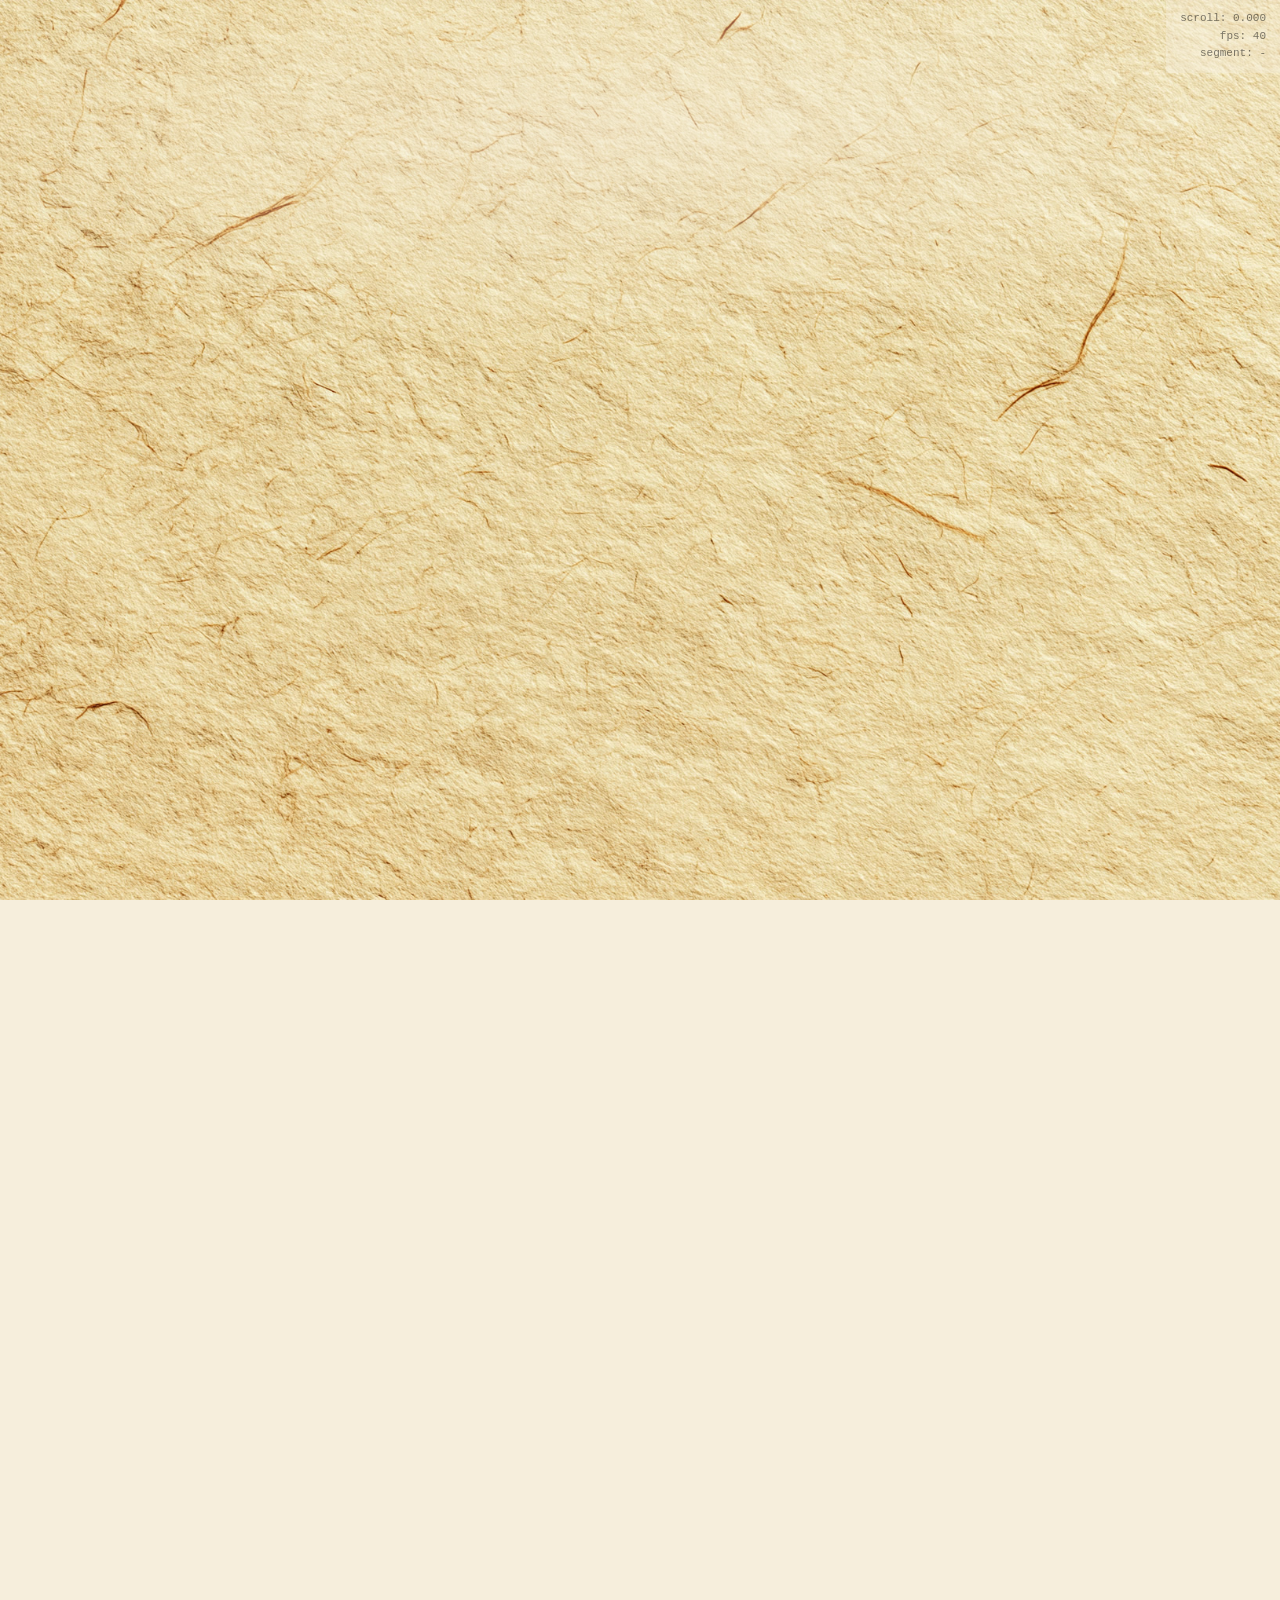
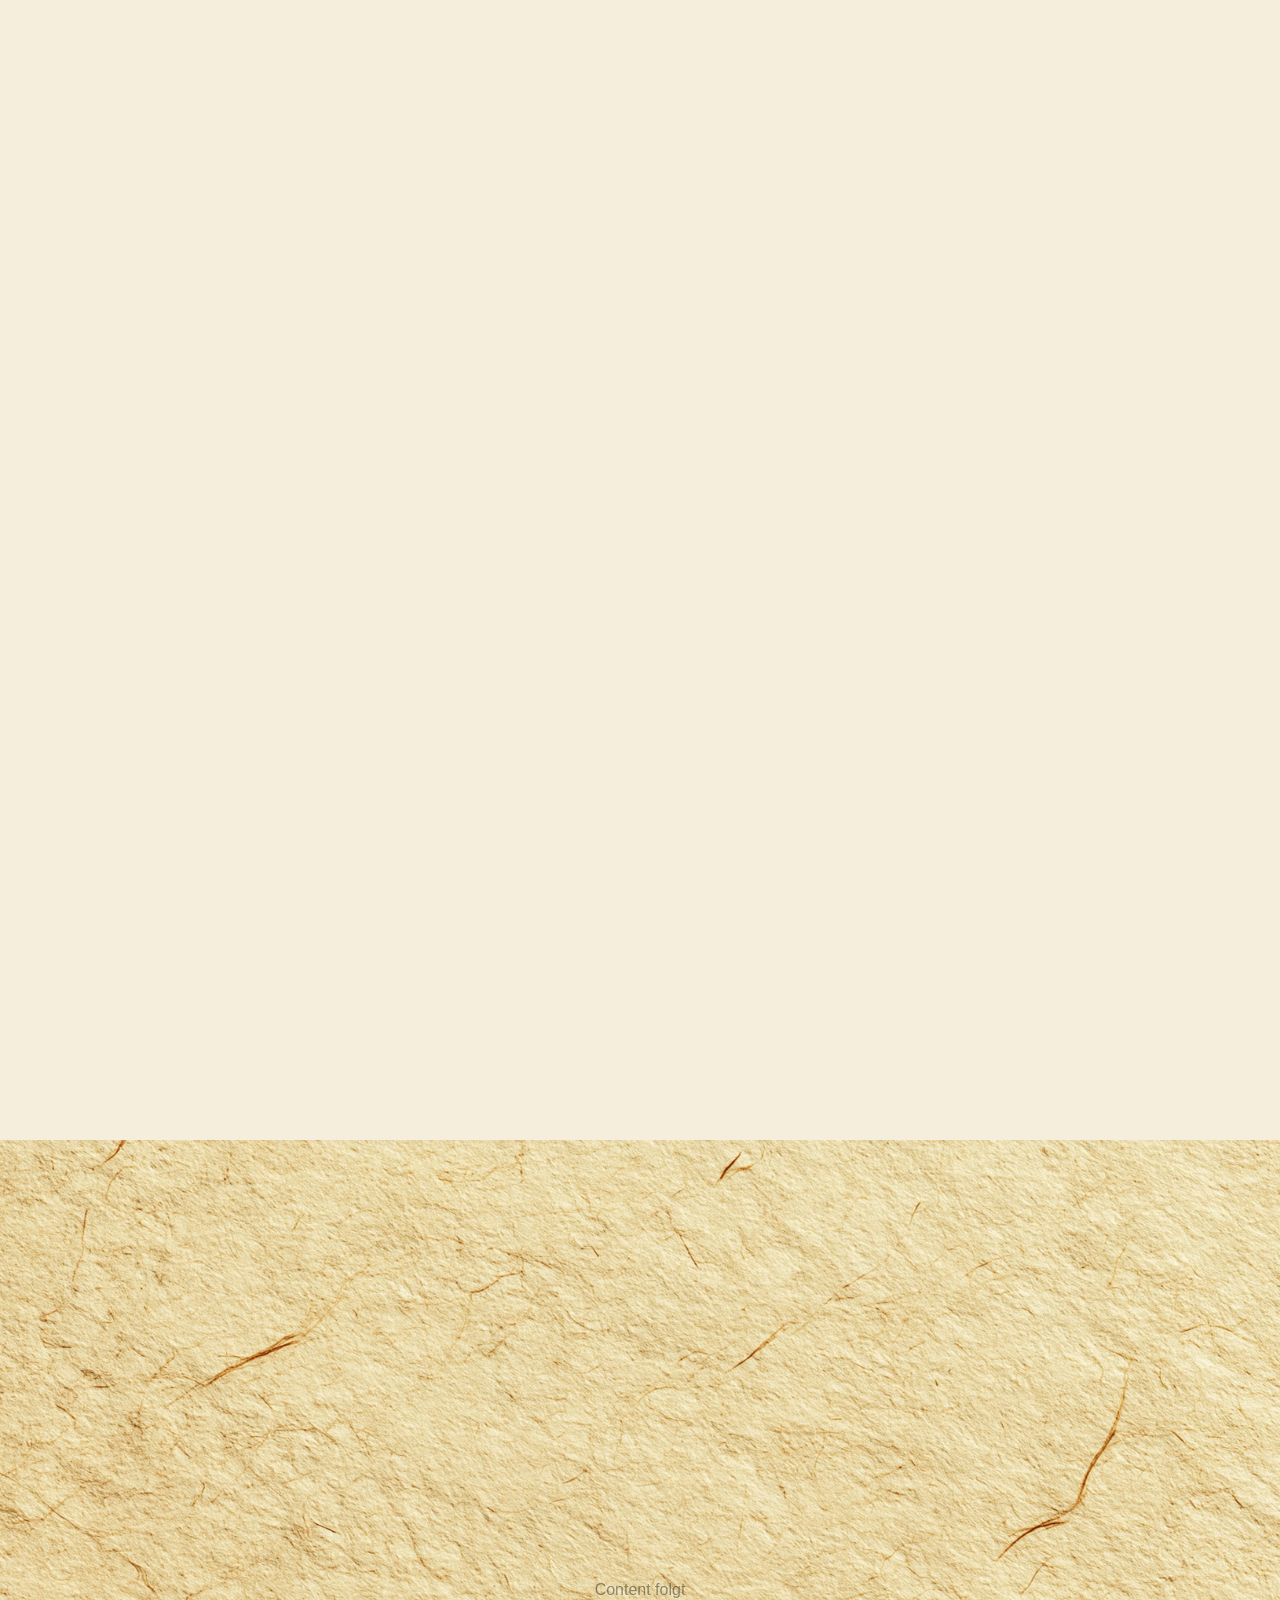
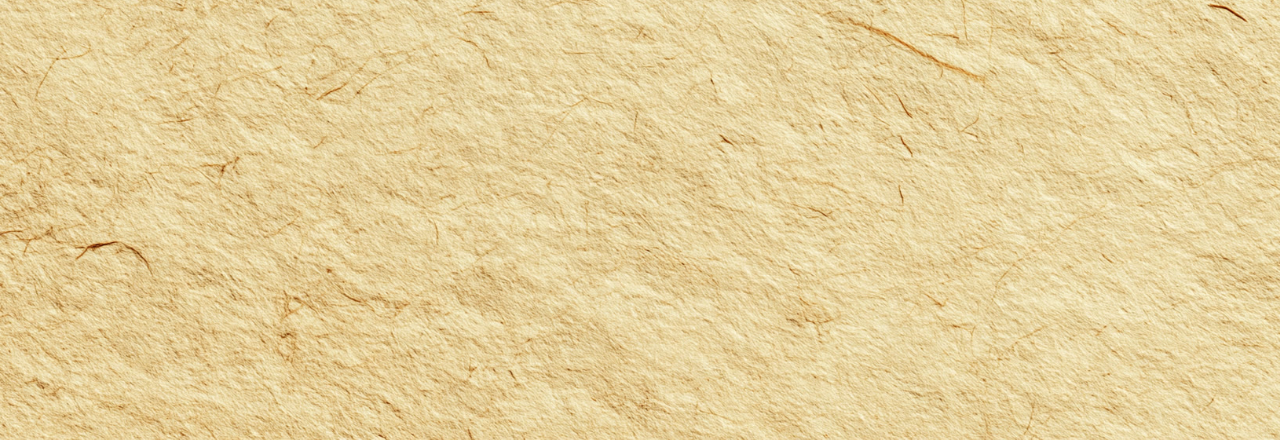
<file: jungl/index.html>
<!DOCTYPE html>
<html lang="de">
<head>
<meta charset="UTF-8">
<meta name="viewport" content="width=device-width, initial-scale=1.0">
<title>JUNGL — Ein lebendes Gemälde</title>
<meta name="description" content="JUNGL: ein Dschungel aus Tusche, der beim Scrollen aufblüht. Sumi-e-Bühnenshow im Browser, sieben Stationen, ein Panther als roter Faden. Eine Demo von WRLZ.ai.">
<link rel="canonical" href="https://wrlz.ai/jungl/">
<meta property="og:title" content="JUNGL — Ein lebendes Gemälde">
<meta property="og:description" content="Ein Dschungel aus Tusche, der beim Scrollen aufblüht. Sumi-e trifft Inka, im Browser.">
<meta property="og:image" content="https://wrlz.ai/jungl/og-jungl.jpg">
<meta property="og:type" content="website">
<meta name="theme-color" content="#F6EEDC">
<link rel="stylesheet" href="styles.css">
</head>
<body>

<section class="hero">
  <canvas id="paint"></canvas>
  <canvas id="scene"></canvas>
  <div id="hud">
    <div>scroll: <span id="hud-scroll">0.000</span></div>
    <div>fps: <span id="hud-fps">0</span></div>
    <div>segment: <span id="hud-segment">-</span></div>
  </div>
  <div id="title-wrap" aria-hidden="true">
    <div id="title-row">
      <div id="title"></div>
      <span id="title-tocapu">
        <video id="tocapu-seal" src="assets/video/tocapu_live.webm" muted loop autoplay playsinline></video>
        <video id="tocapu-head" src="assets/video/tocapu_head.webm" muted playsinline preload="auto"></video>
      </span>
      <div id="tocapu-joke">
        <div id="tocapu-joke-inner">
          <div id="tocapu-joke-frame">
            <p id="tocapu-joke-q"></p>
            <p id="tocapu-joke-a"></p>
          </div>
        </div>
      </div>
    </div>
    <div id="title-subline">Ein lebendes Gemälde</div>
  </div>
  <div id="scroll-hint">
    <span>scroll</span>
    <div id="scroll-hint-arrow">&#8595;</div>
  </div>
  <nav id="site-nav">
    <div id="site-nav-logo">JUNGL</div>
    <div id="site-nav-links">
      <a href="#">Feld</a>
      <a href="#">Notizen</a>
      <a href="#">Kontakt</a>
    </div>
  </nav>
</section>

<section class="content">
  <p>Content folgt</p>
</section>

<script src="vendor/gsap.min.js"></script>
<script src="vendor/ScrollTrigger.min.js"></script>
<script src="src/main.js"></script>
<script src="src/choreo.js"></script>
</body>
</html>
</file>
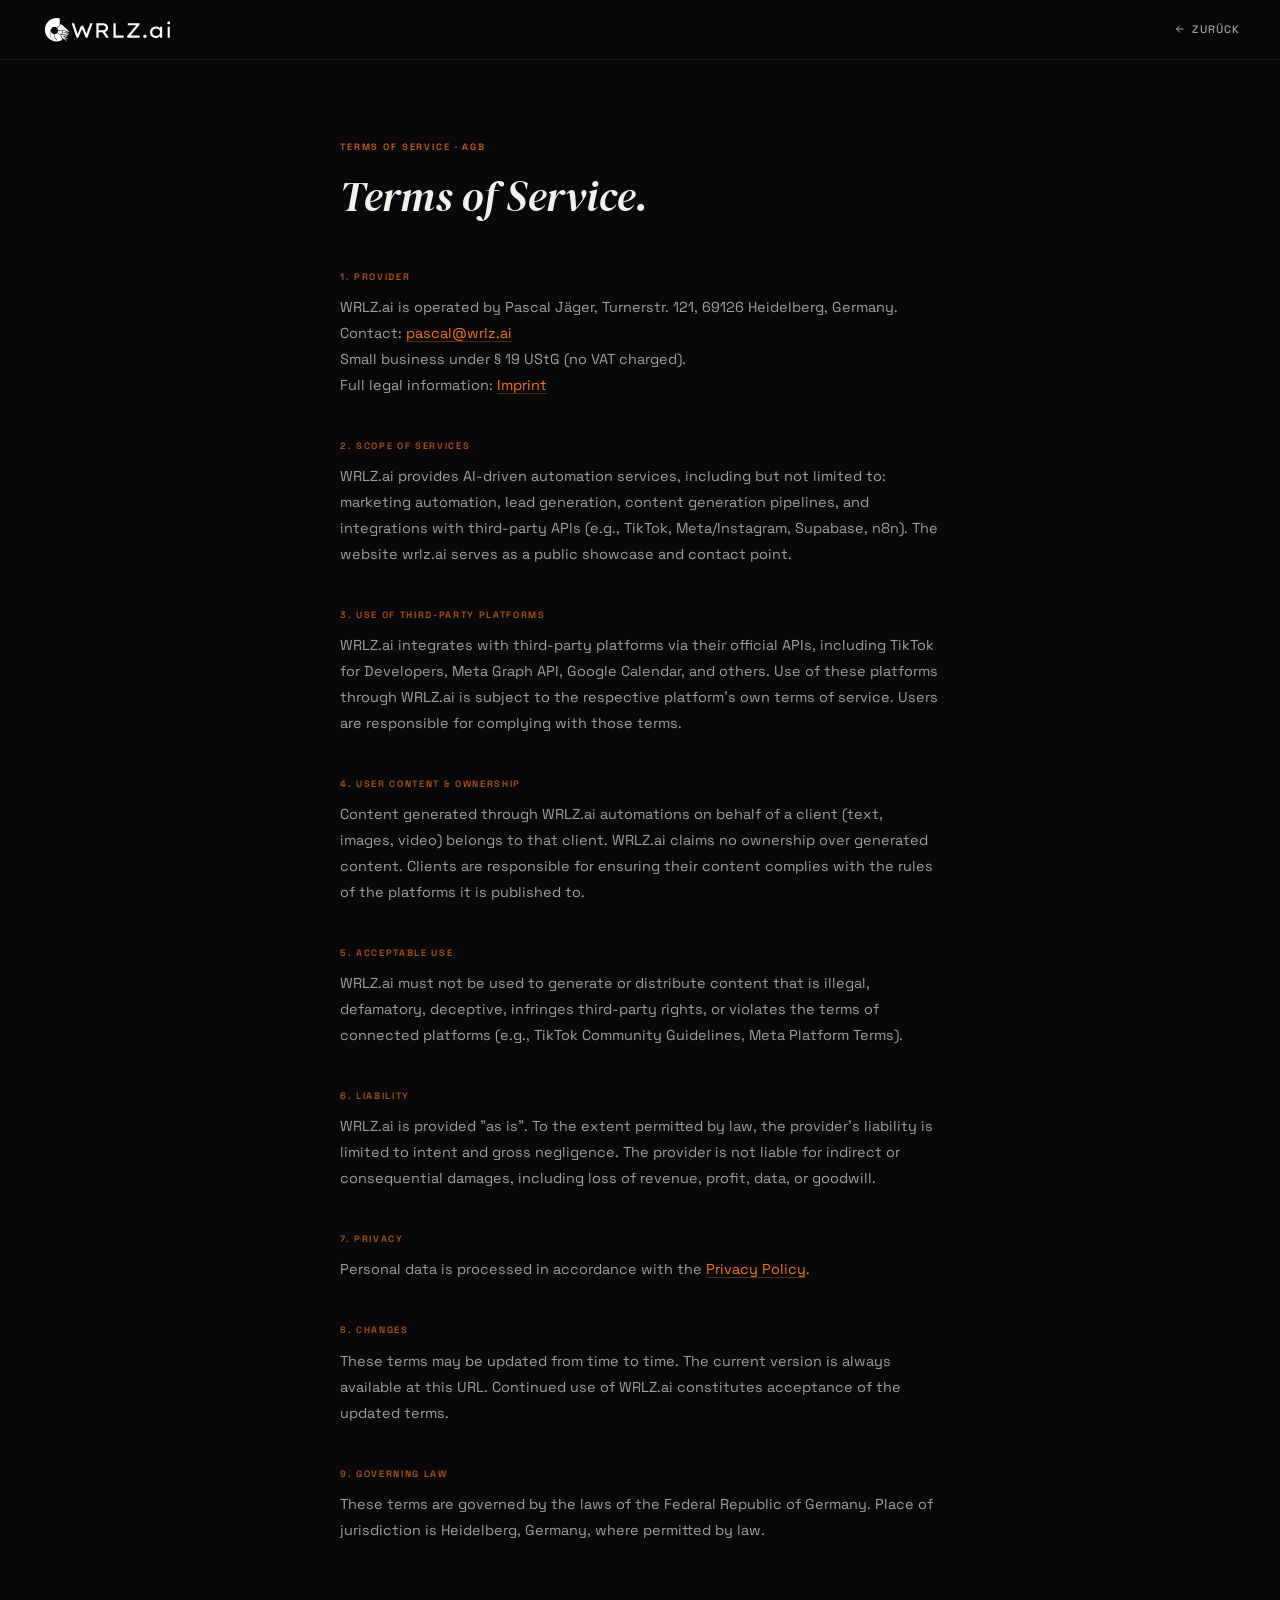
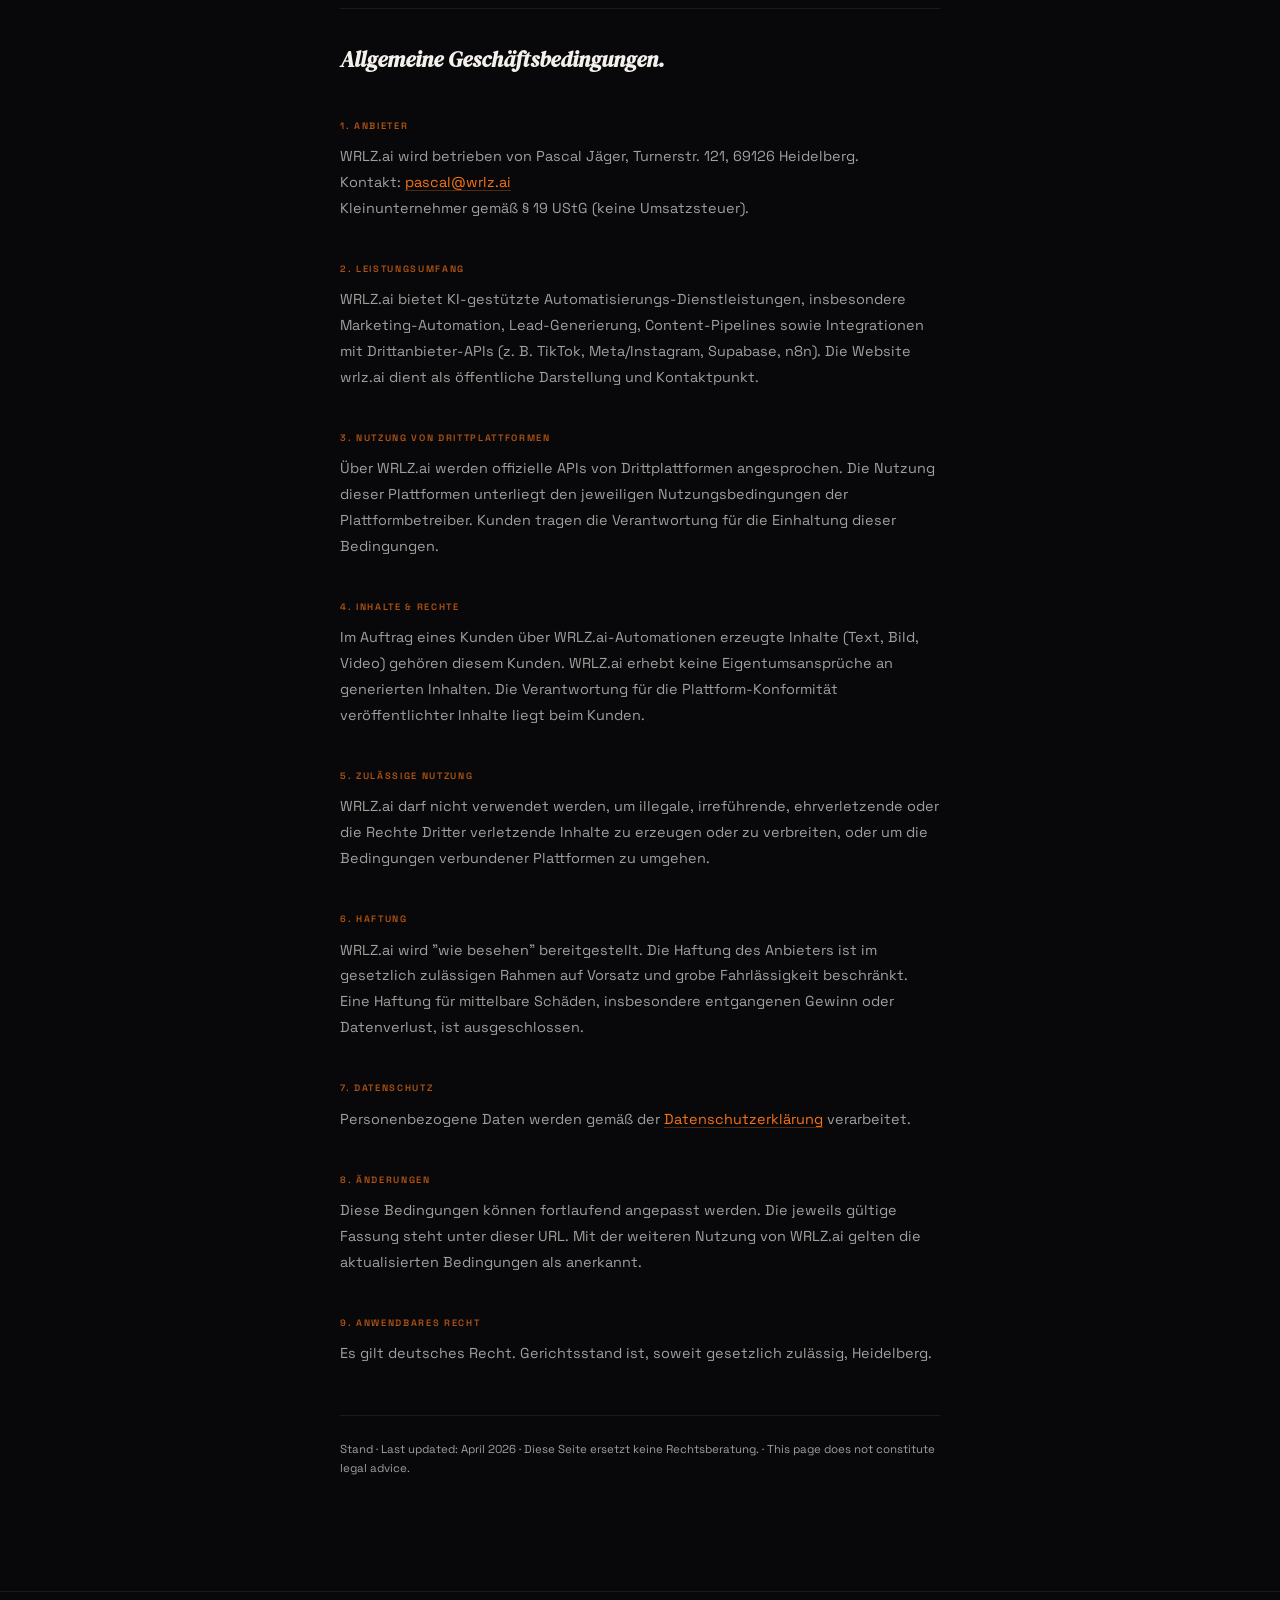
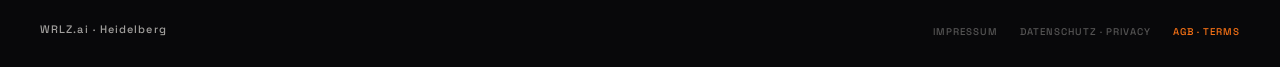
<file: agb.html>
<!DOCTYPE html>
<html lang="de">
<head>
  <meta charset="UTF-8">
  <meta name="viewport" content="width=device-width, initial-scale=1.0">
  <title>AGB · Terms of Service · WRLZ.ai</title>
  <meta name="description" content="Allgemeine Geschäftsbedingungen / Terms of Service for WRLZ.ai">
  <link rel="icon" href="favicon.png" type="image/png">
  <link rel="preconnect" href="https://fonts.googleapis.com">
  <link rel="preconnect" href="https://fonts.gstatic.com" crossorigin>
  <link href="https://fonts.googleapis.com/css2?family=DM+Serif+Display:ital@0;1&family=Space+Grotesk:wght@400;500;600;700&display=swap" rel="stylesheet">
  <style>
    :root {
      --bg: #08080A;
      --bg2: #0E0E12;
      --text: #F4F1EC;
      --muted: rgba(244,241,236,.65);
      --accent: #f97316;
      --border: rgba(244,241,236,.08);
    }
    *, *::before, *::after { box-sizing: border-box; margin: 0; padding: 0; }
    html { scroll-behavior: smooth; }
    body {
      background: var(--bg); color: var(--text);
      font-family: 'Space Grotesk', system-ui, sans-serif;
      line-height: 1.7; min-height: 100vh;
      display: flex; flex-direction: column;
    }

    nav {
      position: sticky; top: 0; z-index: 200;
      background: rgba(8,8,10,.85);
      backdrop-filter: blur(16px);
      border-bottom: 1px solid var(--border);
      padding: 0 40px;
      display: flex; align-items: center; justify-content: space-between;
      height: 60px;
    }
    .nav-logo-wrap {
      display: inline-flex; align-items: center; gap: 10px; text-decoration: none;
    }
    .nav-logo-wrap img { display: block; height: 28px; }
    .back-link {
      font-size: .68rem; font-weight: 500; letter-spacing: .1em;
      text-transform: uppercase; color: var(--muted); text-decoration: none;
      display: flex; align-items: center; gap: .4rem;
      transition: color .2s;
    }
    .back-link:hover { color: var(--text); }

    main { flex: 1; }
    .legal-page {
      max-width: 680px; margin: 0 auto;
      padding: 5rem 2.5rem 7rem;
    }
    .legal-eyebrow {
      font-size: .58rem; font-weight: 600; letter-spacing: .2em;
      text-transform: uppercase; color: var(--accent);
      margin-bottom: 1rem; display: block; opacity: .8;
    }
    .legal-page h1 {
      font-family: 'DM Serif Display', serif;
      font-size: clamp(1.8rem, 4vw, 2.6rem);
      font-style: italic; font-weight: 400;
      color: var(--text); line-height: 1.2; margin-bottom: 3rem;
    }
    .lang-divider {
      margin: 4rem 0 2.5rem;
      padding-top: 2rem;
      border-top: 1px solid var(--border);
      font-family: 'DM Serif Display', serif;
      font-size: 1.4rem; font-style: italic;
      color: var(--text);
    }

    .legal-section { margin-bottom: 2.5rem; }
    .legal-section h2 {
      font-size: .58rem; font-weight: 600; letter-spacing: .18em;
      text-transform: uppercase; color: var(--accent); opacity: .7;
      margin-bottom: .6rem;
    }
    .legal-section p {
      font-size: .9rem; color: var(--muted); line-height: 1.8;
      margin-bottom: .5rem;
    }
    .legal-section p:last-child { margin-bottom: 0; }
    .legal-section a {
      color: var(--accent); text-underline-offset: 3px;
      text-decoration: underline;
      text-decoration-color: rgba(249,115,22,.3);
      transition: text-decoration-color .2s;
    }
    .legal-section a:hover { text-decoration-color: var(--accent); }

    .legal-notice {
      margin-top: 3rem; padding-top: 1.5rem;
      border-top: 1px solid var(--border);
      font-size: .72rem; color: var(--muted); line-height: 1.7;
    }

    footer {
      border-top: 1px solid var(--border);
      padding: 24px 40px;
      display: flex; justify-content: space-between; align-items: center;
      flex-wrap: wrap; gap: .8rem;
    }
    .ft-name { font-size: .68rem; font-weight: 500; letter-spacing: .1em; color: var(--muted); }
    .ft-links { display: flex; gap: 1.4rem; list-style: none; }
    .ft-links a {
      font-size: .61rem; font-weight: 500; letter-spacing: .1em;
      text-transform: uppercase; color: var(--muted); opacity: .5;
      text-decoration: none; transition: opacity .2s;
    }
    .ft-links a:hover, .ft-links a.active { opacity: 1; color: var(--accent); }

    @media (max-width: 680px) {
      .legal-page { padding: 3rem 1.4rem 5rem; }
      nav { padding: 0 20px; }
      footer { padding: 20px; }
    }
  </style>
</head>
<body>

<nav>
  <a href="index.html" class="nav-logo-wrap">
    <img src="wrlz_logo_final.svg" alt="wrlz.ai" height="28">
  </a>
  <a href="index.html" class="back-link">
    <svg width="12" height="12" viewBox="0 0 24 24" fill="none" stroke="currentColor" stroke-width="2"><path d="M19 12H5M12 5l-7 7 7 7"/></svg>
    Zurück
  </a>
</nav>

<main>
  <div class="legal-page">

    <span class="legal-eyebrow">Terms of Service · AGB</span>
    <h1>Terms of Service.</h1>

    <div class="legal-section">
      <h2>1. Provider</h2>
      <p>
        WRLZ.ai is operated by Pascal Jäger, Turnerstr. 121, 69126 Heidelberg, Germany.<br>
        Contact: <a href="mailto:pascal@wrlz.ai">pascal@wrlz.ai</a><br>
        Small business under § 19 UStG (no VAT charged).<br>
        Full legal information: <a href="impressum.html">Imprint</a>
      </p>
    </div>

    <div class="legal-section">
      <h2>2. Scope of services</h2>
      <p>
        WRLZ.ai provides AI-driven automation services, including but not limited to:
        marketing automation, lead generation, content generation pipelines, and integrations
        with third-party APIs (e.g., TikTok, Meta/Instagram, Supabase, n8n).
        The website wrlz.ai serves as a public showcase and contact point.
      </p>
    </div>

    <div class="legal-section">
      <h2>3. Use of third-party platforms</h2>
      <p>
        WRLZ.ai integrates with third-party platforms via their official APIs, including
        TikTok for Developers, Meta Graph API, Google Calendar, and others.
        Use of these platforms through WRLZ.ai is subject to the respective platform's own
        terms of service. Users are responsible for complying with those terms.
      </p>
    </div>

    <div class="legal-section">
      <h2>4. User content &amp; ownership</h2>
      <p>
        Content generated through WRLZ.ai automations on behalf of a client (text, images,
        video) belongs to that client. WRLZ.ai claims no ownership over generated content.
        Clients are responsible for ensuring their content complies with the rules of the
        platforms it is published to.
      </p>
    </div>

    <div class="legal-section">
      <h2>5. Acceptable use</h2>
      <p>
        WRLZ.ai must not be used to generate or distribute content that is illegal,
        defamatory, deceptive, infringes third-party rights, or violates the terms of
        connected platforms (e.g., TikTok Community Guidelines, Meta Platform Terms).
      </p>
    </div>

    <div class="legal-section">
      <h2>6. Liability</h2>
      <p>
        WRLZ.ai is provided "as is". To the extent permitted by law, the provider's
        liability is limited to intent and gross negligence. The provider is not liable
        for indirect or consequential damages, including loss of revenue, profit, data,
        or goodwill.
      </p>
    </div>

    <div class="legal-section">
      <h2>7. Privacy</h2>
      <p>
        Personal data is processed in accordance with the
        <a href="datenschutz.html">Privacy Policy</a>.
      </p>
    </div>

    <div class="legal-section">
      <h2>8. Changes</h2>
      <p>
        These terms may be updated from time to time. The current version is always
        available at this URL. Continued use of WRLZ.ai constitutes acceptance of the
        updated terms.
      </p>
    </div>

    <div class="legal-section">
      <h2>9. Governing law</h2>
      <p>
        These terms are governed by the laws of the Federal Republic of Germany.
        Place of jurisdiction is Heidelberg, Germany, where permitted by law.
      </p>
    </div>

    <h2 class="lang-divider">Allgemeine Geschäftsbedingungen.</h2>

    <div class="legal-section">
      <h2>1. Anbieter</h2>
      <p>
        WRLZ.ai wird betrieben von Pascal Jäger, Turnerstr. 121, 69126 Heidelberg.<br>
        Kontakt: <a href="mailto:pascal@wrlz.ai">pascal@wrlz.ai</a><br>
        Kleinunternehmer gemäß § 19 UStG (keine Umsatzsteuer).
      </p>
    </div>

    <div class="legal-section">
      <h2>2. Leistungsumfang</h2>
      <p>
        WRLZ.ai bietet KI-gestützte Automatisierungs-Dienstleistungen, insbesondere
        Marketing-Automation, Lead-Generierung, Content-Pipelines sowie Integrationen
        mit Drittanbieter-APIs (z. B. TikTok, Meta/Instagram, Supabase, n8n).
        Die Website wrlz.ai dient als öffentliche Darstellung und Kontaktpunkt.
      </p>
    </div>

    <div class="legal-section">
      <h2>3. Nutzung von Drittplattformen</h2>
      <p>
        Über WRLZ.ai werden offizielle APIs von Drittplattformen angesprochen.
        Die Nutzung dieser Plattformen unterliegt den jeweiligen Nutzungsbedingungen
        der Plattformbetreiber. Kunden tragen die Verantwortung für die Einhaltung
        dieser Bedingungen.
      </p>
    </div>

    <div class="legal-section">
      <h2>4. Inhalte &amp; Rechte</h2>
      <p>
        Im Auftrag eines Kunden über WRLZ.ai-Automationen erzeugte Inhalte (Text, Bild,
        Video) gehören diesem Kunden. WRLZ.ai erhebt keine Eigentumsansprüche an
        generierten Inhalten. Die Verantwortung für die Plattform-Konformität
        veröffentlichter Inhalte liegt beim Kunden.
      </p>
    </div>

    <div class="legal-section">
      <h2>5. Zulässige Nutzung</h2>
      <p>
        WRLZ.ai darf nicht verwendet werden, um illegale, irreführende, ehrverletzende
        oder die Rechte Dritter verletzende Inhalte zu erzeugen oder zu verbreiten,
        oder um die Bedingungen verbundener Plattformen zu umgehen.
      </p>
    </div>

    <div class="legal-section">
      <h2>6. Haftung</h2>
      <p>
        WRLZ.ai wird "wie besehen" bereitgestellt. Die Haftung des Anbieters ist im
        gesetzlich zulässigen Rahmen auf Vorsatz und grobe Fahrlässigkeit beschränkt.
        Eine Haftung für mittelbare Schäden, insbesondere entgangenen Gewinn oder
        Datenverlust, ist ausgeschlossen.
      </p>
    </div>

    <div class="legal-section">
      <h2>7. Datenschutz</h2>
      <p>
        Personenbezogene Daten werden gemäß der
        <a href="datenschutz.html">Datenschutzerklärung</a> verarbeitet.
      </p>
    </div>

    <div class="legal-section">
      <h2>8. Änderungen</h2>
      <p>
        Diese Bedingungen können fortlaufend angepasst werden. Die jeweils gültige
        Fassung steht unter dieser URL. Mit der weiteren Nutzung von WRLZ.ai gelten
        die aktualisierten Bedingungen als anerkannt.
      </p>
    </div>

    <div class="legal-section">
      <h2>9. Anwendbares Recht</h2>
      <p>
        Es gilt deutsches Recht. Gerichtsstand ist, soweit gesetzlich zulässig,
        Heidelberg.
      </p>
    </div>

    <p class="legal-notice">
      Stand · Last updated: April 2026 · Diese Seite ersetzt keine Rechtsberatung. ·
      This page does not constitute legal advice.
    </p>
  </div>
</main>

<footer>
  <span class="ft-name">WRLZ.ai · Heidelberg</span>
  <ul class="ft-links">
    <li><a href="impressum.html">Impressum</a></li>
    <li><a href="datenschutz.html">Datenschutz · Privacy</a></li>
    <li><a href="agb.html" class="active">AGB · Terms</a></li>
  </ul>
</footer>

</body>
</html>
</file>
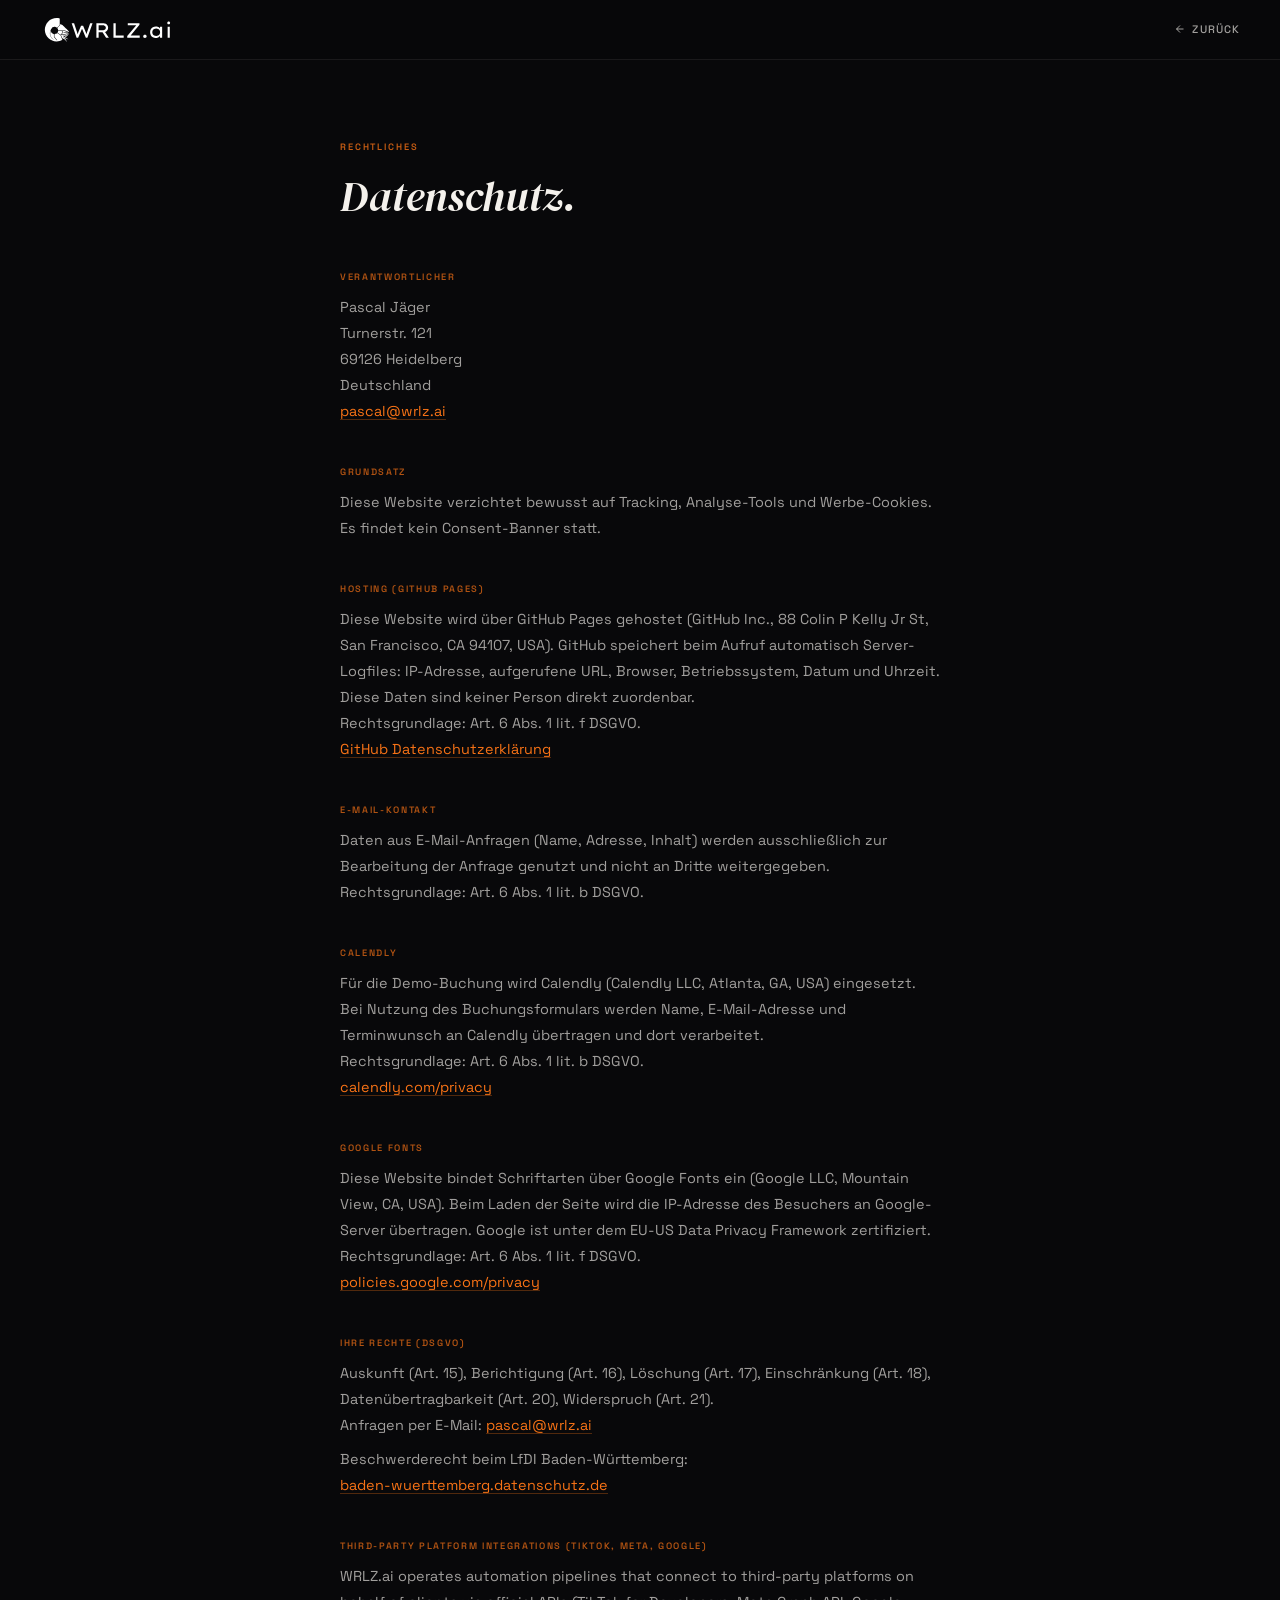
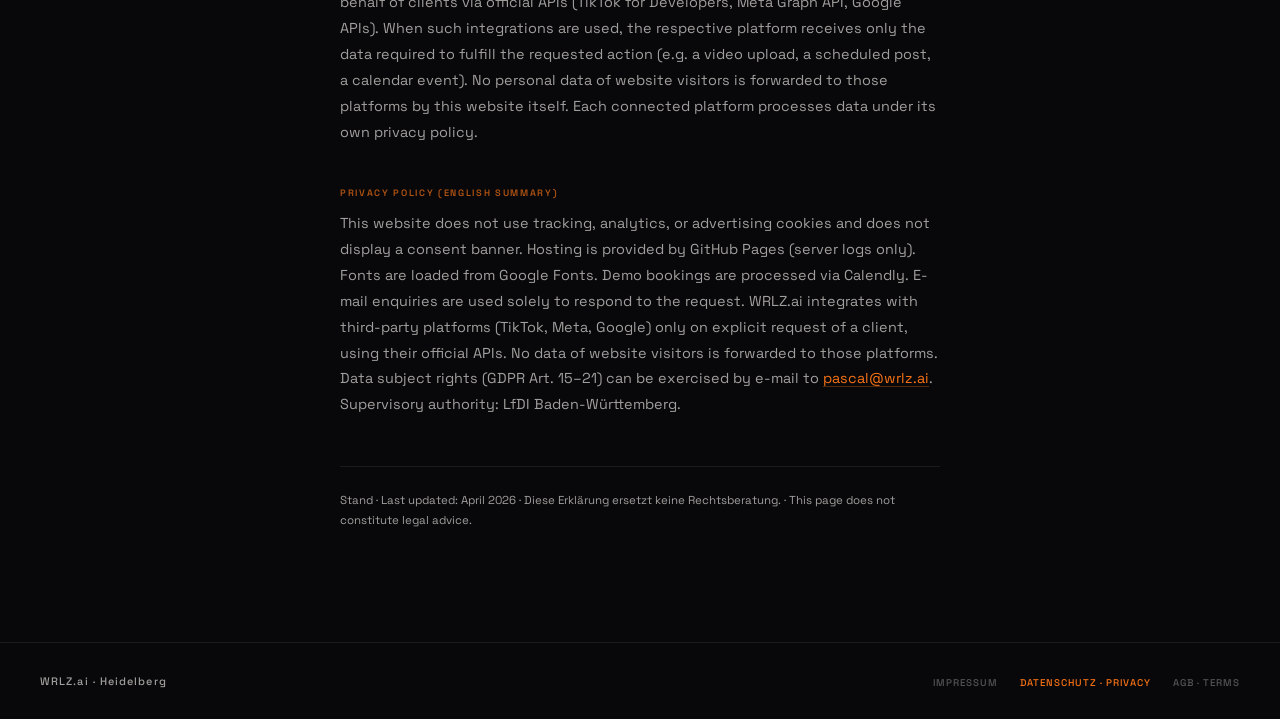
<file: datenschutz.html>
<!DOCTYPE html>
<html lang="de">
<head>
  <meta charset="UTF-8">
  <meta name="viewport" content="width=device-width, initial-scale=1.0">
  <title>Datenschutz · Privacy Policy · WRLZ.ai</title>
  <meta name="description" content="Datenschutzerklärung / Privacy Policy for WRLZ.ai">
  <link rel="icon" href="favicon.png" type="image/png">
  <link rel="preconnect" href="https://fonts.googleapis.com">
  <link rel="preconnect" href="https://fonts.gstatic.com" crossorigin>
  <link href="https://fonts.googleapis.com/css2?family=DM+Serif+Display:ital@0;1&family=Space+Grotesk:wght@400;500;600;700&display=swap" rel="stylesheet">
  <style>
    :root {
      --bg: #08080A;
      --text: #F4F1EC;
      --muted: rgba(244,241,236,.65);
      --accent: #f97316;
      --border: rgba(244,241,236,.08);
    }
    *, *::before, *::after { box-sizing: border-box; margin: 0; padding: 0; }
    html { scroll-behavior: smooth; }
    body {
      background: var(--bg); color: var(--text);
      font-family: 'Space Grotesk', system-ui, sans-serif;
      line-height: 1.7; min-height: 100vh;
      display: flex; flex-direction: column;
    }
    nav {
      position: sticky; top: 0; z-index: 200;
      background: rgba(8,8,10,.85);
      backdrop-filter: blur(16px);
      border-bottom: 1px solid var(--border);
      padding: 0 40px;
      display: flex; align-items: center; justify-content: space-between;
      height: 60px;
    }
    .nav-logo-wrap { display: inline-flex; align-items: center; gap: 10px; text-decoration: none; }
    .nav-logo-wrap img { display: block; height: 28px; }
    .nav-logo {
      font-size: .72rem; font-weight: 700;
      letter-spacing: .22em; text-transform: uppercase; color: var(--text);
    }
    .back-link {
      font-size: .68rem; font-weight: 500; letter-spacing: .1em;
      text-transform: uppercase; color: var(--muted); text-decoration: none;
      display: flex; align-items: center; gap: .4rem; transition: color .2s;
    }
    .back-link:hover { color: var(--text); }
    main { flex: 1; }
    .legal-page { max-width: 680px; margin: 0 auto; padding: 5rem 2.5rem 7rem; }
    .legal-eyebrow {
      font-size: .58rem; font-weight: 600; letter-spacing: .2em;
      text-transform: uppercase; color: var(--accent);
      margin-bottom: 1rem; display: block; opacity: .8;
    }
    .legal-page h1 {
      font-family: 'DM Serif Display', serif;
      font-size: clamp(1.8rem, 4vw, 2.6rem);
      font-style: italic; font-weight: 400;
      color: var(--text); line-height: 1.2; margin-bottom: 3rem;
    }
    .legal-section { margin-bottom: 2.5rem; }
    .legal-section h2 {
      font-size: .58rem; font-weight: 600; letter-spacing: .18em;
      text-transform: uppercase; color: var(--accent); opacity: .7;
      margin-bottom: .6rem;
    }
    .legal-section p {
      font-size: .9rem; color: var(--muted); line-height: 1.8; margin-bottom: .5rem;
    }
    .legal-section p:last-child { margin-bottom: 0; }
    .legal-section a {
      color: var(--accent); text-underline-offset: 3px;
      text-decoration: underline; text-decoration-color: rgba(249,115,22,.3);
      transition: text-decoration-color .2s;
    }
    .legal-section a:hover { text-decoration-color: var(--accent); }
    .legal-notice {
      margin-top: 3rem; padding-top: 1.5rem;
      border-top: 1px solid var(--border);
      font-size: .72rem; color: var(--muted); line-height: 1.7;
    }
    footer {
      border-top: 1px solid var(--border);
      padding: 24px 40px;
      display: flex; justify-content: space-between; align-items: center;
      flex-wrap: wrap; gap: .8rem;
    }
    .ft-name { font-size: .68rem; font-weight: 500; letter-spacing: .1em; color: var(--muted); }
    .ft-links { display: flex; gap: 1.4rem; list-style: none; }
    .ft-links a {
      font-size: .61rem; font-weight: 500; letter-spacing: .1em;
      text-transform: uppercase; color: var(--muted); opacity: .5;
      text-decoration: none; transition: opacity .2s;
    }
    .ft-links a:hover, .ft-links a.active { opacity: 1; color: var(--accent); }
    @media (max-width: 680px) {
      .legal-page { padding: 3rem 1.4rem 5rem; }
      nav { padding: 0 20px; }
      footer { padding: 20px; }
    }
  </style>
</head>
<body>

<nav>
  <a href="index.html" class="nav-logo-wrap">
    <img src="wrlz_logo_final.svg" alt="wrlz.ai" height="28">
  </a>
  <a href="index.html" class="back-link">
    <svg width="12" height="12" viewBox="0 0 24 24" fill="none" stroke="currentColor" stroke-width="2"><path d="M19 12H5M12 5l-7 7 7 7"/></svg>
    Zurück
  </a>
</nav>

<main>
  <div class="legal-page">
    <span class="legal-eyebrow">Rechtliches</span>
    <h1>Datenschutz.</h1>

    <div class="legal-section">
      <h2>Verantwortlicher</h2>
      <p>
        Pascal Jäger<br>
        Turnerstr. 121<br>
        69126 Heidelberg<br>
        Deutschland<br>
        <a href="mailto:pascal@wrlz.ai">pascal@wrlz.ai</a>
      </p>
    </div>

    <div class="legal-section">
      <h2>Grundsatz</h2>
      <p>
        Diese Website verzichtet bewusst auf Tracking, Analyse-Tools und
        Werbe-Cookies. Es findet kein Consent-Banner statt.
      </p>
    </div>

    <div class="legal-section">
      <h2>Hosting (GitHub Pages)</h2>
      <p>
        Diese Website wird über GitHub Pages gehostet (GitHub Inc., 88 Colin P Kelly Jr St,
        San Francisco, CA 94107, USA). GitHub speichert beim Aufruf automatisch
        Server-Logfiles: IP-Adresse, aufgerufene URL, Browser, Betriebssystem,
        Datum und Uhrzeit. Diese Daten sind keiner Person direkt zuordenbar.<br>
        Rechtsgrundlage: Art. 6 Abs. 1 lit. f DSGVO.<br>
        <a href="https://docs.github.com/en/site-policy/privacy-policies/github-general-privacy-statement" target="_blank" rel="noopener noreferrer">GitHub Datenschutzerklärung</a>
      </p>
    </div>

    <div class="legal-section">
      <h2>E-Mail-Kontakt</h2>
      <p>
        Daten aus E-Mail-Anfragen (Name, Adresse, Inhalt) werden
        ausschließlich zur Bearbeitung der Anfrage genutzt und nicht
        an Dritte weitergegeben.<br>
        Rechtsgrundlage: Art. 6 Abs. 1 lit. b DSGVO.
      </p>
    </div>

    <div class="legal-section">
      <h2>Calendly</h2>
      <p>
        Für die Demo-Buchung wird Calendly (Calendly LLC, Atlanta, GA, USA) eingesetzt.
        Bei Nutzung des Buchungsformulars werden Name, E-Mail-Adresse und Terminwunsch
        an Calendly übertragen und dort verarbeitet.<br>
        Rechtsgrundlage: Art. 6 Abs. 1 lit. b DSGVO.<br>
        <a href="https://calendly.com/privacy" target="_blank" rel="noopener noreferrer">calendly.com/privacy</a>
      </p>
    </div>

    <div class="legal-section">
      <h2>Google Fonts</h2>
      <p>
        Diese Website bindet Schriftarten über Google Fonts ein
        (Google LLC, Mountain View, CA, USA). Beim Laden der Seite wird
        die IP-Adresse des Besuchers an Google-Server übertragen.
        Google ist unter dem EU-US Data Privacy Framework zertifiziert.<br>
        Rechtsgrundlage: Art. 6 Abs. 1 lit. f DSGVO.<br>
        <a href="https://policies.google.com/privacy" target="_blank" rel="noopener noreferrer">policies.google.com/privacy</a>
      </p>
    </div>

    <div class="legal-section">
      <h2>Ihre Rechte (DSGVO)</h2>
      <p>
        Auskunft (Art. 15), Berichtigung (Art. 16), Löschung (Art. 17),
        Einschränkung (Art. 18), Datenübertragbarkeit (Art. 20),
        Widerspruch (Art. 21).<br>
        Anfragen per E-Mail: <a href="mailto:pascal@wrlz.ai">pascal@wrlz.ai</a>
      </p>
      <p>
        Beschwerderecht beim LfDI Baden-Württemberg:<br>
        <a href="https://www.baden-wuerttemberg.datenschutz.de" target="_blank" rel="noopener noreferrer">baden-wuerttemberg.datenschutz.de</a>
      </p>
    </div>

    <div class="legal-section">
      <h2>Third-party platform integrations (TikTok, Meta, Google)</h2>
      <p>
        WRLZ.ai operates automation pipelines that connect to third-party platforms
        on behalf of clients via official APIs (TikTok for Developers, Meta Graph API,
        Google APIs). When such integrations are used, the respective platform receives
        only the data required to fulfill the requested action (e.g. a video upload, a
        scheduled post, a calendar event). No personal data of website visitors is
        forwarded to those platforms by this website itself.
        Each connected platform processes data under its own privacy policy.
      </p>
    </div>

    <div class="legal-section">
      <h2>Privacy Policy (English summary)</h2>
      <p>
        This website does not use tracking, analytics, or advertising cookies and does
        not display a consent banner. Hosting is provided by GitHub Pages (server logs
        only). Fonts are loaded from Google Fonts. Demo bookings are processed via
        Calendly. E-mail enquiries are used solely to respond to the request.
        WRLZ.ai integrates with third-party platforms (TikTok, Meta, Google) only on
        explicit request of a client, using their official APIs. No data of website
        visitors is forwarded to those platforms.<br>
        Data subject rights (GDPR Art. 15–21) can be exercised by e-mail to
        <a href="mailto:pascal@wrlz.ai">pascal@wrlz.ai</a>.
        Supervisory authority: LfDI Baden-Württemberg.
      </p>
    </div>

    <p class="legal-notice">
      Stand · Last updated: April 2026 · Diese Erklärung ersetzt keine Rechtsberatung. ·
      This page does not constitute legal advice.
    </p>
  </div>
</main>

<footer>
  <span class="ft-name">WRLZ.ai · Heidelberg</span>
  <ul class="ft-links">
    <li><a href="impressum.html">Impressum</a></li>
    <li><a href="datenschutz.html" class="active">Datenschutz · Privacy</a></li>
    <li><a href="agb.html">AGB · Terms</a></li>
  </ul>
</footer>

</body>
</html>
</file>
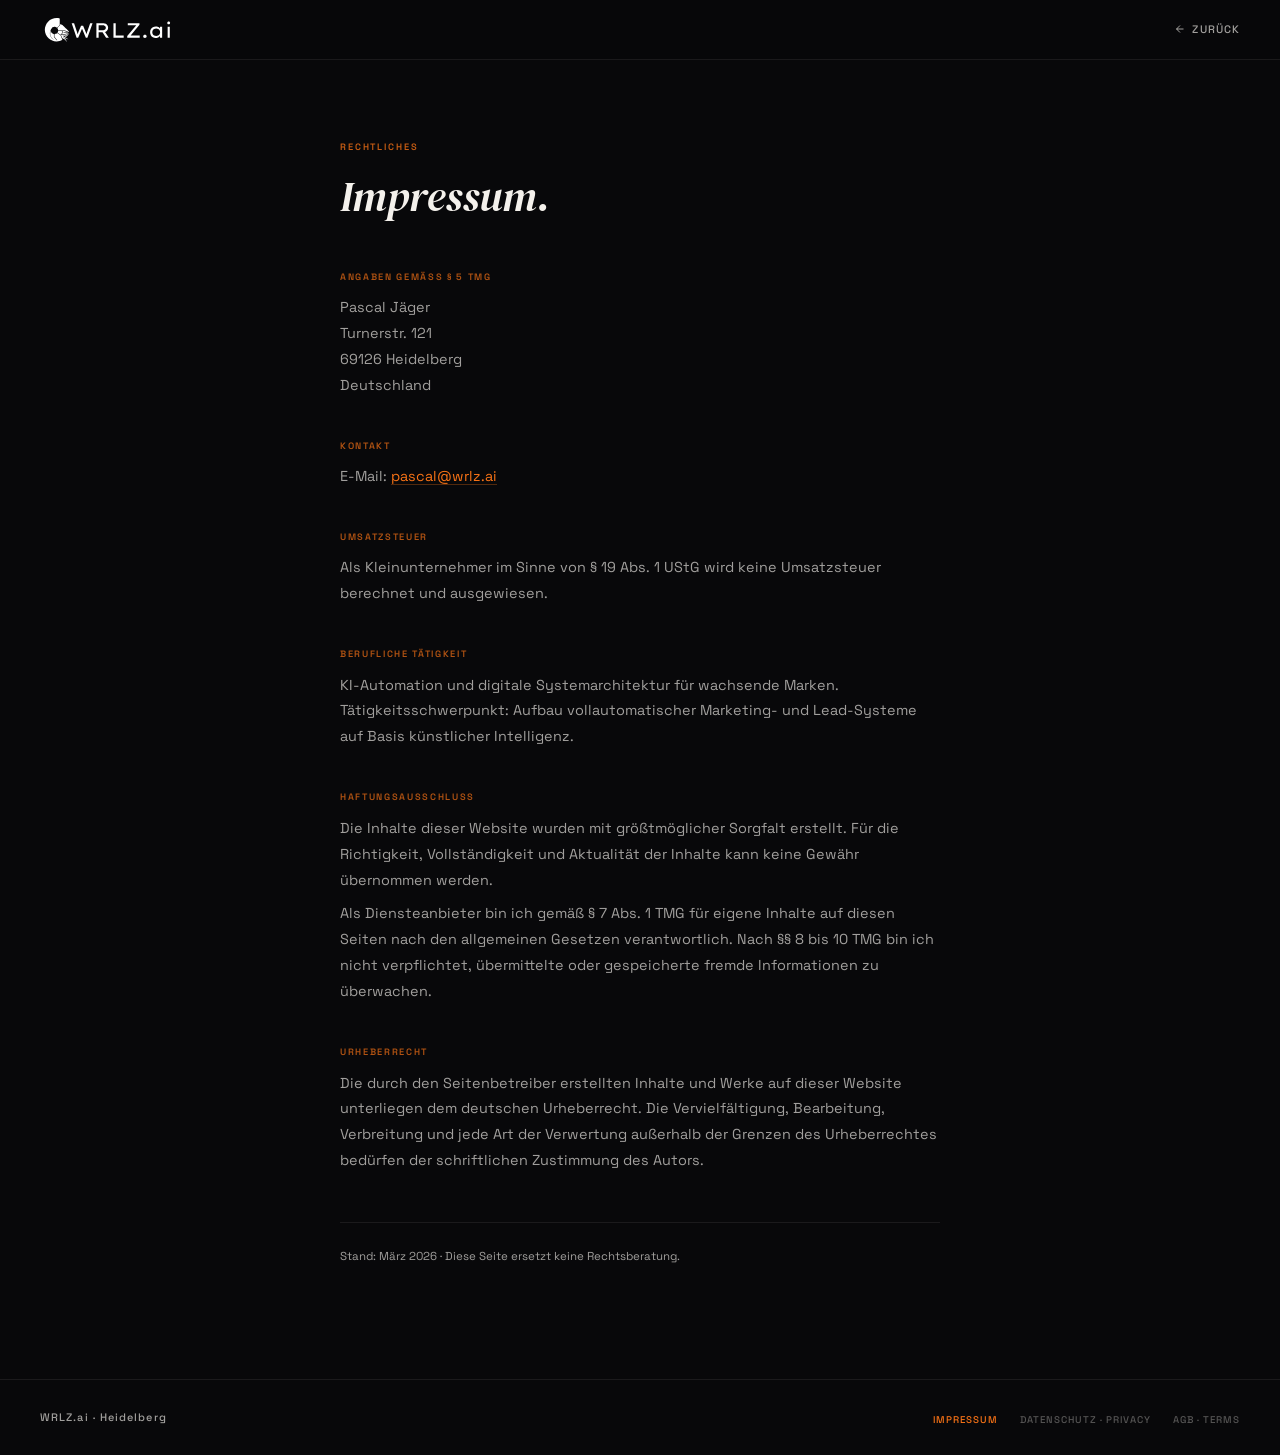
<file: impressum.html>
<!DOCTYPE html>
<html lang="de">
<head>
  <meta charset="UTF-8">
  <meta name="viewport" content="width=device-width, initial-scale=1.0">
  <title>Impressum · WRLZ.ai</title>
  <link rel="icon" href="favicon.png" type="image/png">
  <link rel="preconnect" href="https://fonts.googleapis.com">
  <link rel="preconnect" href="https://fonts.gstatic.com" crossorigin>
  <link href="https://fonts.googleapis.com/css2?family=DM+Serif+Display:ital@0;1&family=Space+Grotesk:wght@400;500;600;700&display=swap" rel="stylesheet">
  <style>
    :root {
      --bg: #08080A;
      --bg2: #0E0E12;
      --text: #F4F1EC;
      --muted: rgba(244,241,236,.65);
      --accent: #f97316;
      --border: rgba(244,241,236,.08);
    }
    *, *::before, *::after { box-sizing: border-box; margin: 0; padding: 0; }
    html { scroll-behavior: smooth; }
    body {
      background: var(--bg); color: var(--text);
      font-family: 'Space Grotesk', system-ui, sans-serif;
      line-height: 1.7; min-height: 100vh;
      display: flex; flex-direction: column;
    }

    nav {
      position: sticky; top: 0; z-index: 200;
      background: rgba(8,8,10,.85);
      backdrop-filter: blur(16px);
      border-bottom: 1px solid var(--border);
      padding: 0 40px;
      display: flex; align-items: center; justify-content: space-between;
      height: 60px;
    }
    .nav-logo-wrap {
      display: inline-flex; align-items: center; gap: 10px; text-decoration: none;
    }
    .nav-logo-wrap img { display: block; height: 28px; }
    .nav-logo {
      font-family: 'Space Grotesk', sans-serif;
      font-size: .72rem; font-weight: 700;
      letter-spacing: .22em; text-transform: uppercase;
      color: var(--text);
    }
    .back-link {
      font-size: .68rem; font-weight: 500; letter-spacing: .1em;
      text-transform: uppercase; color: var(--muted); text-decoration: none;
      display: flex; align-items: center; gap: .4rem;
      transition: color .2s;
    }
    .back-link:hover { color: var(--text); }

    main { flex: 1; }
    .legal-page {
      max-width: 680px; margin: 0 auto;
      padding: 5rem 2.5rem 7rem;
    }
    .legal-eyebrow {
      font-size: .58rem; font-weight: 600; letter-spacing: .2em;
      text-transform: uppercase; color: var(--accent);
      margin-bottom: 1rem; display: block; opacity: .8;
    }
    .legal-page h1 {
      font-family: 'DM Serif Display', serif;
      font-size: clamp(1.8rem, 4vw, 2.6rem);
      font-style: italic; font-weight: 400;
      color: var(--text); line-height: 1.2; margin-bottom: 3rem;
    }

    .legal-section { margin-bottom: 2.5rem; }
    .legal-section h2 {
      font-size: .58rem; font-weight: 600; letter-spacing: .18em;
      text-transform: uppercase; color: var(--accent); opacity: .7;
      margin-bottom: .6rem;
    }
    .legal-section p {
      font-size: .9rem; color: var(--muted); line-height: 1.8;
      margin-bottom: .5rem;
    }
    .legal-section p:last-child { margin-bottom: 0; }
    .legal-section a {
      color: var(--accent); text-underline-offset: 3px;
      text-decoration: underline;
      text-decoration-color: rgba(249,115,22,.3);
      transition: text-decoration-color .2s;
    }
    .legal-section a:hover { text-decoration-color: var(--accent); }

    .legal-notice {
      margin-top: 3rem; padding-top: 1.5rem;
      border-top: 1px solid var(--border);
      font-size: .72rem; color: var(--muted); line-height: 1.7;
    }

    footer {
      border-top: 1px solid var(--border);
      padding: 24px 40px;
      display: flex; justify-content: space-between; align-items: center;
      flex-wrap: wrap; gap: .8rem;
    }
    .ft-name { font-size: .68rem; font-weight: 500; letter-spacing: .1em; color: var(--muted); }
    .ft-links { display: flex; gap: 1.4rem; list-style: none; }
    .ft-links a {
      font-size: .61rem; font-weight: 500; letter-spacing: .1em;
      text-transform: uppercase; color: var(--muted); opacity: .5;
      text-decoration: none; transition: opacity .2s;
    }
    .ft-links a:hover, .ft-links a.active { opacity: 1; color: var(--accent); }

    @media (max-width: 680px) {
      .legal-page { padding: 3rem 1.4rem 5rem; }
      nav { padding: 0 20px; }
      footer { padding: 20px; }
    }
  </style>
</head>
<body>

<nav>
  <a href="index.html" class="nav-logo-wrap">
    <img src="wrlz_logo_final.svg" alt="wrlz.ai" height="28">
  </a>
  <a href="index.html" class="back-link">
    <svg width="12" height="12" viewBox="0 0 24 24" fill="none" stroke="currentColor" stroke-width="2"><path d="M19 12H5M12 5l-7 7 7 7"/></svg>
    Zurück
  </a>
</nav>

<main>
  <div class="legal-page">
    <span class="legal-eyebrow">Rechtliches</span>
    <h1>Impressum.</h1>

    <div class="legal-section">
      <h2>Angaben gemäß § 5 TMG</h2>
      <p>
        Pascal Jäger<br>
        Turnerstr. 121<br>
        69126 Heidelberg<br>
        Deutschland
      </p>
    </div>

    <div class="legal-section">
      <h2>Kontakt</h2>
      <p>E-Mail: <a href="mailto:pascal@wrlz.ai">pascal@wrlz.ai</a></p>
    </div>

    <div class="legal-section">
      <h2>Umsatzsteuer</h2>
      <p>
        Als Kleinunternehmer im Sinne von § 19 Abs. 1 UStG wird keine
        Umsatzsteuer berechnet und ausgewiesen.
      </p>
    </div>

    <div class="legal-section">
      <h2>Berufliche Tätigkeit</h2>
      <p>
        KI-Automation und digitale Systemarchitektur für wachsende Marken.<br>
        Tätigkeitsschwerpunkt: Aufbau vollautomatischer Marketing- und Lead-Systeme auf Basis künstlicher Intelligenz.
      </p>
    </div>

    <div class="legal-section">
      <h2>Haftungsausschluss</h2>
      <p>
        Die Inhalte dieser Website wurden mit größtmöglicher Sorgfalt erstellt.
        Für die Richtigkeit, Vollständigkeit und Aktualität der Inhalte kann
        keine Gewähr übernommen werden.
      </p>
      <p>
        Als Diensteanbieter bin ich gemäß § 7 Abs. 1 TMG für eigene Inhalte
        auf diesen Seiten nach den allgemeinen Gesetzen verantwortlich.
        Nach §§ 8 bis 10 TMG bin ich nicht verpflichtet, übermittelte oder
        gespeicherte fremde Informationen zu überwachen.
      </p>
    </div>

    <div class="legal-section">
      <h2>Urheberrecht</h2>
      <p>
        Die durch den Seitenbetreiber erstellten Inhalte und Werke auf dieser
        Website unterliegen dem deutschen Urheberrecht. Die Vervielfältigung,
        Bearbeitung, Verbreitung und jede Art der Verwertung außerhalb der
        Grenzen des Urheberrechtes bedürfen der schriftlichen Zustimmung
        des Autors.
      </p>
    </div>

    <p class="legal-notice">
      Stand: März 2026 · Diese Seite ersetzt keine Rechtsberatung.
    </p>
  </div>
</main>

<footer>
  <span class="ft-name">WRLZ.ai · Heidelberg</span>
  <ul class="ft-links">
    <li><a href="impressum.html" class="active">Impressum</a></li>
    <li><a href="datenschutz.html">Datenschutz · Privacy</a></li>
    <li><a href="agb.html">AGB · Terms</a></li>
  </ul>
</footer>

</body>
</html>
</file>
<file: jungl/styles.css>
@font-face {
  font-family: "Cormorant Garamond";
  font-style: normal;
  font-weight: 500;
  font-display: swap;
  src: url("vendor/fonts/cormorant-garamond-500.woff2") format("woff2");
}

@font-face {
  font-family: "Cormorant Garamond";
  font-style: normal;
  font-weight: 600;
  font-display: swap;
  src: url("vendor/fonts/cormorant-garamond-600.woff2") format("woff2");
}

* {
  margin: 0;
  padding: 0;
  box-sizing: border-box;
}

body {
  background: #F6EEDC url("assets/img/paper.jpg") center / cover no-repeat fixed;
}

.hero {
  position: relative;
  height: 100vh;
  overflow: hidden;
  background: #F6EEDC url("assets/img/paper.jpg") center / cover no-repeat;
}

#paint,
#scene {
  position: fixed;
  inset: 0;
  width: 100vw;
  height: 100vh;
}

#paint {
  display: none;
}

#scene {
  pointer-events: none;
}

#hud {
  position: fixed;
  top: 0;
  right: 0;
  padding: 10px 14px;
  font-family: monospace;
  font-size: 11px;
  color: rgba(0, 0, 0, 0.5);
  background: rgba(246, 238, 220, 0.4);
  text-align: right;
  line-height: 1.6;
  z-index: 10;
  pointer-events: none;
}

.content {
  min-height: 100vh;
  background: #F6EEDC url("assets/img/paper.jpg") center / cover no-repeat;
  display: flex;
  align-items: center;
  justify-content: center;
}

.content p {
  font-family: sans-serif;
  color: rgba(0, 0, 0, 0.4);
}

#title-wrap {
  position: fixed;
  top: 12%;
  left: 0;
  width: 100%;
  z-index: 5;
  pointer-events: none;
  user-select: none;
  text-align: center;
}

/* Weicher Creme-Schein hinter Titel+Subline, damit die Buchstaben auch ueber
   dunklen Szenenbereichen (Tempel-Finale) lesbar bleiben, ohne wie ein
   Kasten zu wirken -- generoes dimensioniert, radial auf 0 auslaufend. */
#title-wrap::before {
  content: "";
  position: absolute;
  top: 50%;
  left: 50%;
  width: 140vw;
  height: 34vw;
  min-height: 320px;
  transform: translate(-50%, -50%);
  background: radial-gradient(ellipse at center, rgba(246, 238, 220, 0.55) 0%, rgba(246, 238, 220, 0) 70%);
  pointer-events: none;
  z-index: -1;
}

/* Huellt NUR #title (die Buchstaben) shrink-to-fit ein -- #title-tocapu
   haengt daran absolut positioniert und traegt NICHT zur Breite bei (siehe
   #title-tocapu unten). Dadurch zentriert #title-wraps text-align:center
   die Buchstaben unabhaengig vom Siegel, egal wie viele Buchstaben schon
   gestempelt sind (Pascal 05.07.: Titel muss zentriert bleiben, Siegel darf
   das nicht verschieben). */
#title-row {
  position: relative;
  display: inline-block;
}

#title {
  display: inline-flex;
  align-items: center;
  justify-content: center;
  font-family: "Cormorant Garamond", Georgia, "Times New Roman", serif;
  font-weight: 600;
  font-size: 7.5vw;
  letter-spacing: 0.18em;
  color: #2B2723;
}

#title span {
  display: inline-block;
  opacity: 0;
}

/* Absolut positioniert relativ zu #title-row (NICHT #title, das wird von
   buildTitleDOM() per innerHTML="" neu aufgebaut und wuerde ein Kind sonst
   loeschen) -- traegt dadurch nicht zur shrink-to-fit-Breite von #title-row
   bei, die Buchstaben bleiben unabhaengig vom Siegel zentriert. Haengt
   rechts am Titel, 50% groesser + weiter rechts als die alte In-Flow-
   Position (Pascal 05.07.). Vertikale Zentrierung ueber negativen Margin
   statt transform: translateY, damit GSAPs eigene scale/rotate-Tweens
   (siehe showFinaleDecor) den Transform exklusiv verwalten koennen. */
#title-tocapu {
  display: inline-block;
  position: absolute;
  top: 50%;
  left: 100%;
  width: 6.9vw;
  height: 6.9vw;
  margin-top: -3.45vw;
  margin-left: 3.2vw;
  opacity: 0;
  transform: scale(0.4) rotate(-8deg);
}

/* Zwei gestapelte Siegel-Videos (Alpha-WebM): das geometrische Siegel
   pulsiert endlos, alle paar Loops blendet einmal der Jaguar-Kopf ein
   (Loop-Dirigent in main.js). */
#title-tocapu video {
  position: absolute;
  inset: 0;
  width: 100%;
  height: 100%;
  transition: opacity 0.35s ease;
}

#tocapu-head {
  opacity: 0;
}

/* Zweites, subtileres Easter Egg (Pascal 05.07.): ein Zettel mit einer
   Scherzfrage+Antwort, der beim Klick aufs Tocapu-Siegel zusammen mit dem
   Jaguarkopf erscheint. Sibling von #title-tocapu (NICHT Kind) -- sonst
   wuerde der Zettel die Rotation/Skalierung der Siegel-Reveal-Animation
   erben (siehe showFinaleDecor rotate:6).
   LINKS vom Logo, ueber right:100% relativ zu #title-row (spiegelbildlich
   zu #title-tocapus left:100%) -- vertikal auf Titelmitte zentriert
   (translateY(-50%)), -10deg gekippt als Spiegel-Pendant zum Tocapu-Siegel
   auf der anderen Logo-Seite (dessen Ruhe-Rotation ist +6deg).
   Echtes Midjourney-Asset (jadeplate.webp, sumi-e/Jade-Stil, ECHTE
   Alpha-Transparenz -- kein Weiss-Wegrechnen noetig): das Ornament sitzt
   oben links im Bild, Text deshalb unten rechts positioniert (siehe
   justify-content/align-items). mix-blend-mode:multiply verschmilzt den
   Stein trotzdem mit der Papiertextur darunter wie alle anderen Ebenen der
   Seite. */
/* Aeusserer Wrapper: NUR Position/Groesse/Zentrierung + Maus-Parallax
   (--px/--py, staendig von main.js aktualisiert) -- bewusst OHNE
   transition, sonst wuerde jedes Parallax-Update die 0.5s-Transition
   erneut antriggern und der Maus-Bewegung 0.5s hinterherhinken. Die
   Fade/Scale/Rotate-Entrance-Animation lebt eine Ebene tiefer in
   #tocapu-joke-inner, die ihre eigene (unabhaengige) Transition hat. */
#tocapu-joke {
  position: absolute;
  top: 50%;
  right: calc(100% + 3.2vw);
  width: 29.3vw;
  min-width: 385px;
  max-width: 524px;
  pointer-events: none;
  --px: 0px;
  --py: 0px;
  transform: translateY(-50%) translate(var(--px), var(--py));
}

#tocapu-joke-inner {
  opacity: 0;
  transform: translateY(-6px) scale(0.94) rotate(-10deg);
  transition: opacity 0.5s ease, transform 0.5s ease;
}

#tocapu-joke.is-visible #tocapu-joke-inner {
  opacity: 1;
  transform: translateY(0) scale(1) rotate(-10deg);
}

#tocapu-joke-frame {
  position: relative;
  aspect-ratio: 2544 / 1904;
  background-image: url("assets/img/jadeplate.webp");
  background-size: contain;
  background-repeat: no-repeat;
  background-position: center;
  mix-blend-mode: multiply;
  display: flex;
  flex-direction: column;
  align-items: flex-end;
  /* Text OBEN im dichten blauen Jade-Bereich statt unten (Pascal 05.07.) --
     die untere Steinhaelfte ist heller/fleckiger, oben-rechts sitzt die
     satte Teal-Flaeche, auf der die goldene Schrift am besten steht.
     asymmetrisches Padding (oben/links viel, rechts weniger): rechtsbuendig
     im Teal, links am geschnitzten Quadrat-Ornament vorbei, oben unter der
     Kerbe der Steinoberkante -- alle Werte im Preview gegen die Steinform
     ausgerichtet (Pascal-Feinschliff 05.07., zuletzt "3px links + 3px hoch"). */
  justify-content: flex-start;
  text-align: right;
  padding: 26% 10.7% 13% 22%;
}

#tocapu-joke-q,
#tocapu-joke-a {
  margin: 0;
  /* Natively fette, schwere Schnitte (Pascal 05.07.: "fettere Schriftart"):
     Arial Black / Franklin Gothic Heavy sind auf Win/Mac breit vorhanden,
     font-weight 900 zieht bei helferen Systemschnitten nach. Groesse als
     vw-clamp, deren Grenzen die Platten-min/max-width (385/524px) nachbilden,
     damit die Schrift proportional zur Platte mitwaechst. */
  font-family: "Arial Black", "Arial Bold", "Franklin Gothic Heavy", Gadget, sans-serif;
  font-weight: 900;
  text-transform: uppercase;
  letter-spacing: 0.04em;
  font-size: clamp(11.4px, 0.865vw, 15.5px);
  line-height: 1.25;
  color: #E2B75C;
  white-space: pre-wrap;
}

#tocapu-joke-a {
  margin-top: 0.5vw;
  color: #EAC46E;
}

#title-subline {
  margin-top: 0.8vw;
  font-family: "Cormorant Garamond", Georgia, serif;
  font-weight: 500;
  font-size: 1vw;
  letter-spacing: 0.3em;
  text-transform: uppercase;
  color: #2B2723;
  opacity: 0;
}

#scroll-hint {
  position: fixed;
  bottom: 6%;
  left: 50%;
  transform: translateX(-50%);
  display: flex;
  flex-direction: column;
  align-items: center;
  gap: 6px;
  font-family: "Cormorant Garamond", Georgia, serif;
  font-style: italic;
  font-size: 14px;
  letter-spacing: 0.3em;
  text-transform: uppercase;
  color: #2B2723;
  opacity: 0;
  z-index: 5;
  pointer-events: none;
  user-select: none;
}

#scroll-hint-arrow {
  font-size: 16px;
  font-style: normal;
}

#site-nav {
  position: fixed;
  top: 0;
  left: 0;
  width: 100%;
  display: flex;
  justify-content: space-between;
  align-items: center;
  padding: 24px 32px;
  font-family: "Cormorant Garamond", Georgia, serif;
  color: #2B2723;
  opacity: 0;
  z-index: 6;
  pointer-events: none;
  user-select: none;
}

#site-nav-logo {
  font-size: 0.95vw;
  font-weight: 600;
  letter-spacing: 0.15em;
}

#site-nav-links {
  display: flex;
  gap: 28px;
}

#site-nav-links a {
  color: #2B2723;
  text-decoration: none;
  font-size: 0.95vw;
  letter-spacing: 0.15em;
  pointer-events: auto;
}

/* ============================================================
   MOBILE / HOCHFORMAT — Portrait-Handy (Hochformat-Umbau 05.07.)
   NUR Portrait-Handy trifft diesen Block (max-width 820px UND
   orientation portrait, exakt gleich wie das JS-Gate isMobile()).
   Desktop und Landscape-Handy ignorieren ihn komplett -- keine der
   obigen Desktop-Regeln wird veraendert. Phasen 4/5 fuellen ihn;
   vorerst leer = noch keine sichtbare Aenderung.
   ============================================================ */
@media (max-width: 820px) and (orientation: portrait) {
  /* HUD (Debug-Overlay) auf dem Handy weg -- stoert am meisten auf kleinem
     Screen und ist ohnehin nur Entwickler-Info. */
  #hud { display: none; }

  /* Deko-Nav (tote #-Links "Fell/Notizen/Kontakt" + zweites "JUNGL"-Logo)
     quetscht sich auf dem schmalen Screen neben den zentrierten Titel und
     dupliziert ihn -- auf dem Handy ausblenden (Pascal-Screenshot 05.07.:
     gedraengte Titelzone). Auf Desktop bleibt es unveraendert. */
  #site-nav { display: none; }
}
</file>
